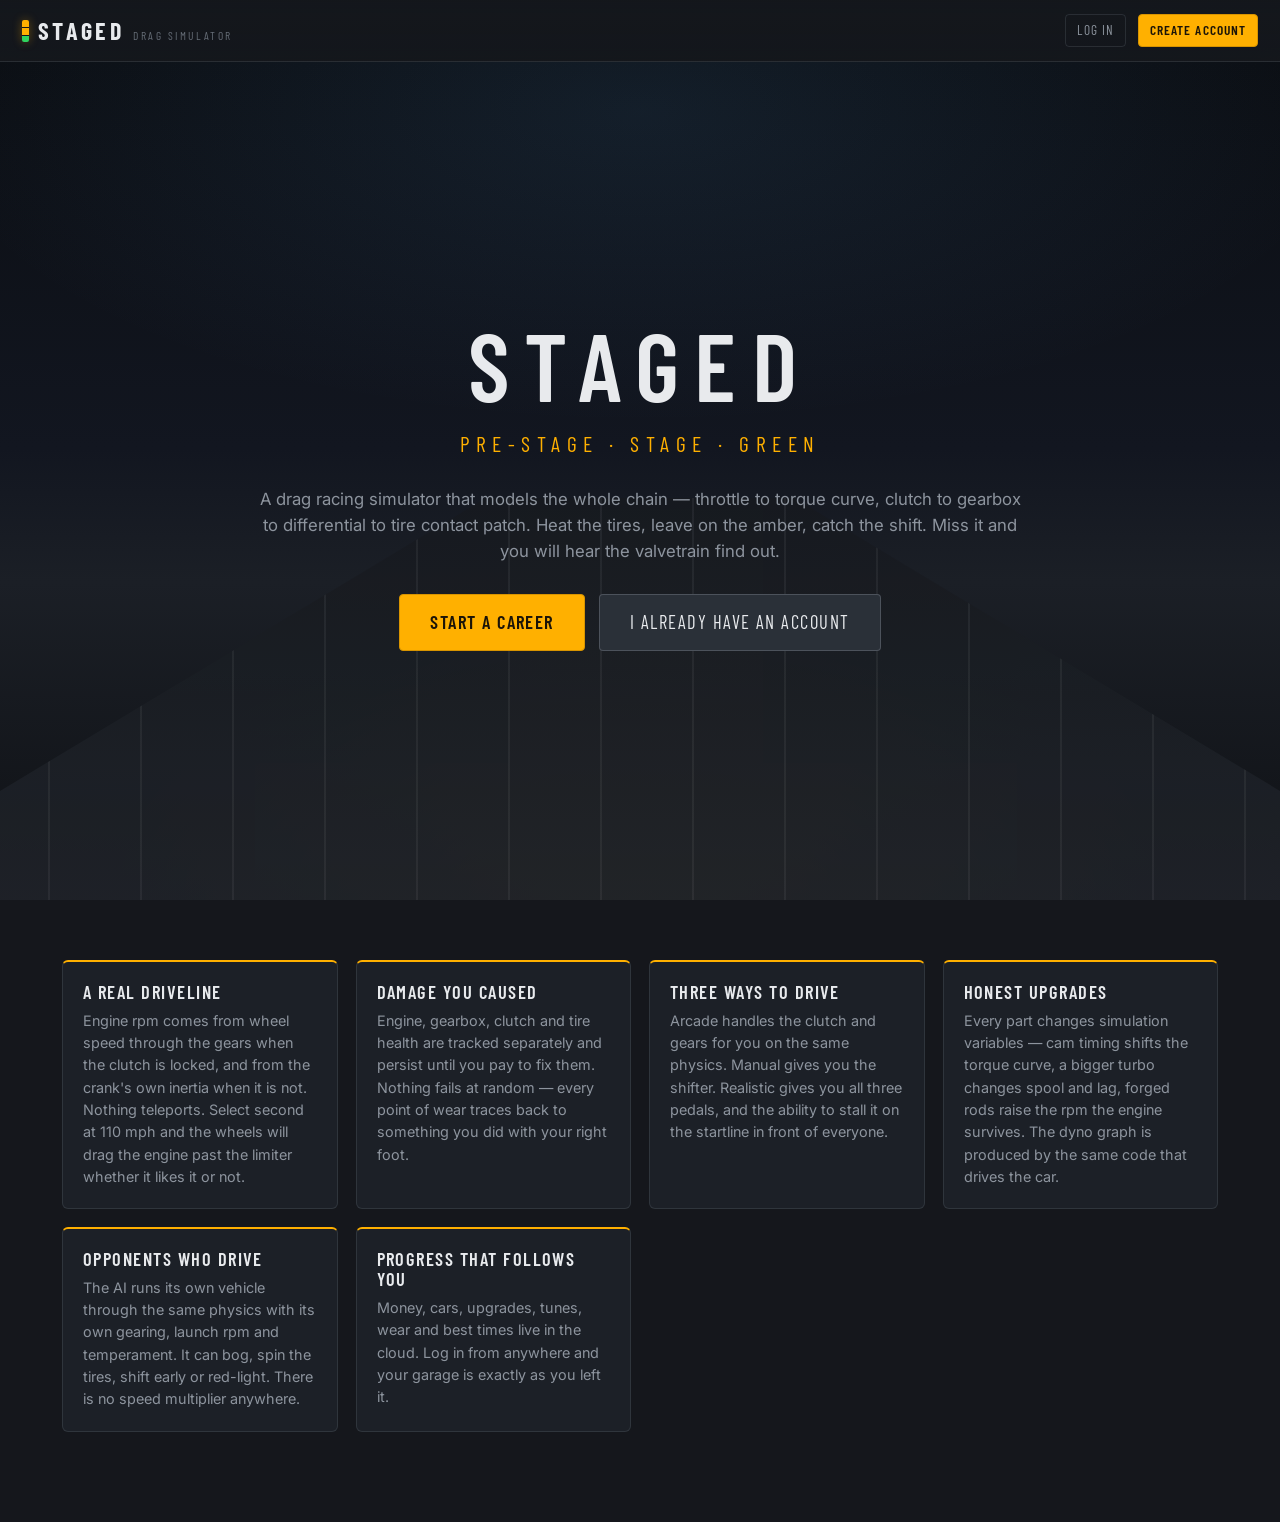
<file: index.html>
<!DOCTYPE html>
<html lang="en">
<head>
<meta charset="utf-8">
<meta name="viewport" content="width=device-width, initial-scale=1">
<title>STAGED — Drag Simulator</title>
<meta name="description" content="A browser drag racing simulator with a real engine, clutch, gearbox and tire model. Build a car, tune it, launch it, break it.">
<link rel="preconnect" href="https://fonts.googleapis.com">
<link rel="preconnect" href="https://fonts.gstatic.com" crossorigin>
<link href="https://fonts.googleapis.com/css2?family=Barlow+Condensed:wght@400;500;600;700&family=Inter:wght@400;500;600&family=JetBrains+Mono:wght@400;500;600&display=swap" rel="stylesheet">
<link rel="stylesheet" href="css/main.css">
</head>
<body>

<header class="site-header">
  <div class="header-inner">
    <a class="brand" href="index.html">
      <span class="brand-mark"></span>
      <span class="brand-name">STAGED</span>
      <span class="brand-sub">Drag Simulator</span>
    </a>
    <nav class="main-nav"></nav>
    <div class="header-right">
      <a class="btn ghost small" href="login.html">Log in</a>
      <a class="btn primary small" href="register.html">Create account</a>
    </div>
  </div>
</header>

<section class="hero">
  <div class="hero-inner">
    <h1>Staged</h1>
    <p class="hero-tagline">Pre-stage · Stage · Green</p>
    <p class="hero-blurb">
      A drag racing simulator that models the whole chain — throttle to torque curve,
      clutch to gearbox to differential to tire contact patch. Heat the tires, leave on
      the amber, catch the shift. Miss it and you will hear the valvetrain find out.
    </p>
    <div class="hero-actions">
      <a class="btn primary large" href="register.html">Start a career</a>
      <a class="btn large" href="login.html">I already have an account</a>
    </div>
  </div>
</section>

<section class="feature-grid">
  <div class="feature">
    <h3>A real driveline</h3>
    <p>
      Engine rpm comes from wheel speed through the gears when the clutch is locked, and
      from the crank's own inertia when it is not. Nothing teleports. Select second at
      110&nbsp;mph and the wheels will drag the engine past the limiter whether it likes it or not.
    </p>
  </div>
  <div class="feature">
    <h3>Damage you caused</h3>
    <p>
      Engine, gearbox, clutch and tire health are tracked separately and persist until you
      pay to fix them. Nothing fails at random — every point of wear traces back to something
      you did with your right foot.
    </p>
  </div>
  <div class="feature">
    <h3>Three ways to drive</h3>
    <p>
      Arcade handles the clutch and gears for you on the same physics. Manual gives you the
      shifter. Realistic gives you all three pedals, and the ability to stall it on the
      startline in front of everyone.
    </p>
  </div>
  <div class="feature">
    <h3>Honest upgrades</h3>
    <p>
      Every part changes simulation variables — cam timing shifts the torque curve, a bigger
      turbo changes spool and lag, forged rods raise the rpm the engine survives. The dyno
      graph is produced by the same code that drives the car.
    </p>
  </div>
  <div class="feature">
    <h3>Opponents who drive</h3>
    <p>
      The AI runs its own vehicle through the same physics with its own gearing, launch rpm
      and temperament. It can bog, spin the tires, shift early or red-light. There is no
      speed multiplier anywhere.
    </p>
  </div>
  <div class="feature">
    <h3>Progress that follows you</h3>
    <p>
      Money, cars, upgrades, tunes, wear and best times live in the cloud. Log in from
      anywhere and your garage is exactly as you left it.
    </p>
  </div>
</section>

<script type="module">
  // If the player is already signed in, skip the sales pitch.
  import { getSession } from './js/net/auth.js';
  import { configError } from './js/net/supabase.js';
  import { pageUrl } from './js/config.js';

  if (configError) {
    const warn = document.createElement('div');
    warn.className = 'config-warning';
    warn.style.cssText = 'position:fixed;left:50%;bottom:16px;transform:translateX(-50%);max-width:640px;z-index:99';
    warn.textContent = configError;
    document.body.appendChild(warn);
  } else {
    getSession().then((s) => {
      if (!s) return;
      const right = document.querySelector('.header-right');
      right.innerHTML = '';
      const a = document.createElement('a');
      a.className = 'btn primary small';
      a.href = pageUrl('garage.html');
      a.textContent = 'Go to garage';
      right.appendChild(a);
    });
  }
</script>

</body>
</html>
</file>
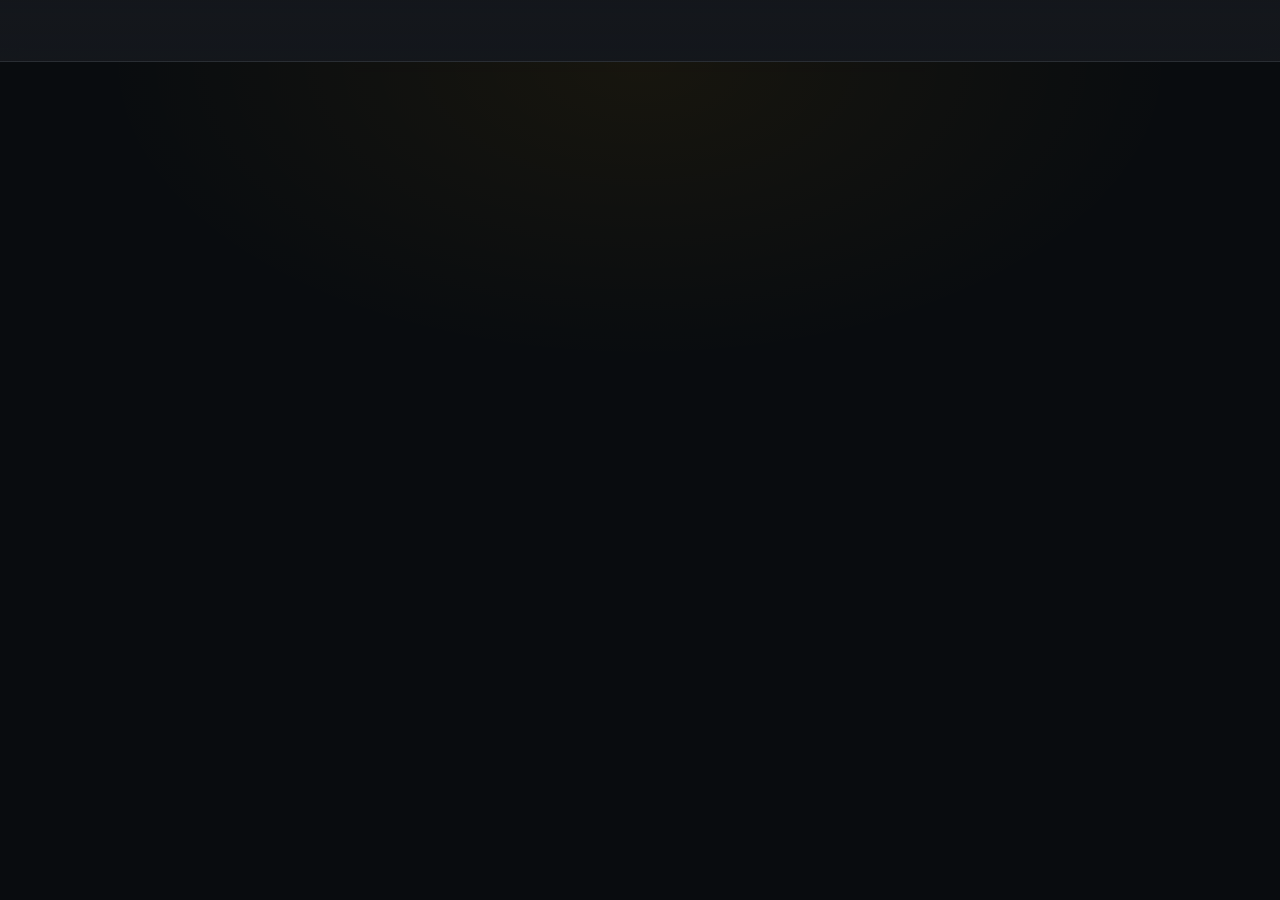
<file: game.html>
<!DOCTYPE html>
<html lang="en">
<head>
<meta charset="utf-8">
<meta name="viewport" content="width=device-width, initial-scale=1">
<title>Race — STAGED</title>
<link rel="preconnect" href="https://fonts.googleapis.com">
<link rel="preconnect" href="https://fonts.gstatic.com" crossorigin>
<link href="https://fonts.googleapis.com/css2?family=Barlow+Condensed:wght@400;500;600;700&family=Inter:wght@400;500;600&family=JetBrains+Mono:wght@400;500;600&display=swap" rel="stylesheet">
<link rel="stylesheet" href="css/main.css">
<link rel="stylesheet" href="css/game.css">
</head>
<body>

<header class="site-header" id="site-header"></header>

<div class="game-shell">
  <!-- The track. Everything below floats on top of it. -->
  <canvas id="track-canvas"></canvas>
  <canvas id="hud-canvas" hidden></canvas>

  <div id="hint-bar" hidden></div>

  <section class="game-panel" id="setup-panel"></section>
  <section class="game-panel" id="result-panel" hidden></section>
  <section class="game-panel" id="pause-panel" hidden></section>
</div>

<script type="module" src="js/game/main.js"></script>

</body>
</html>
</file>
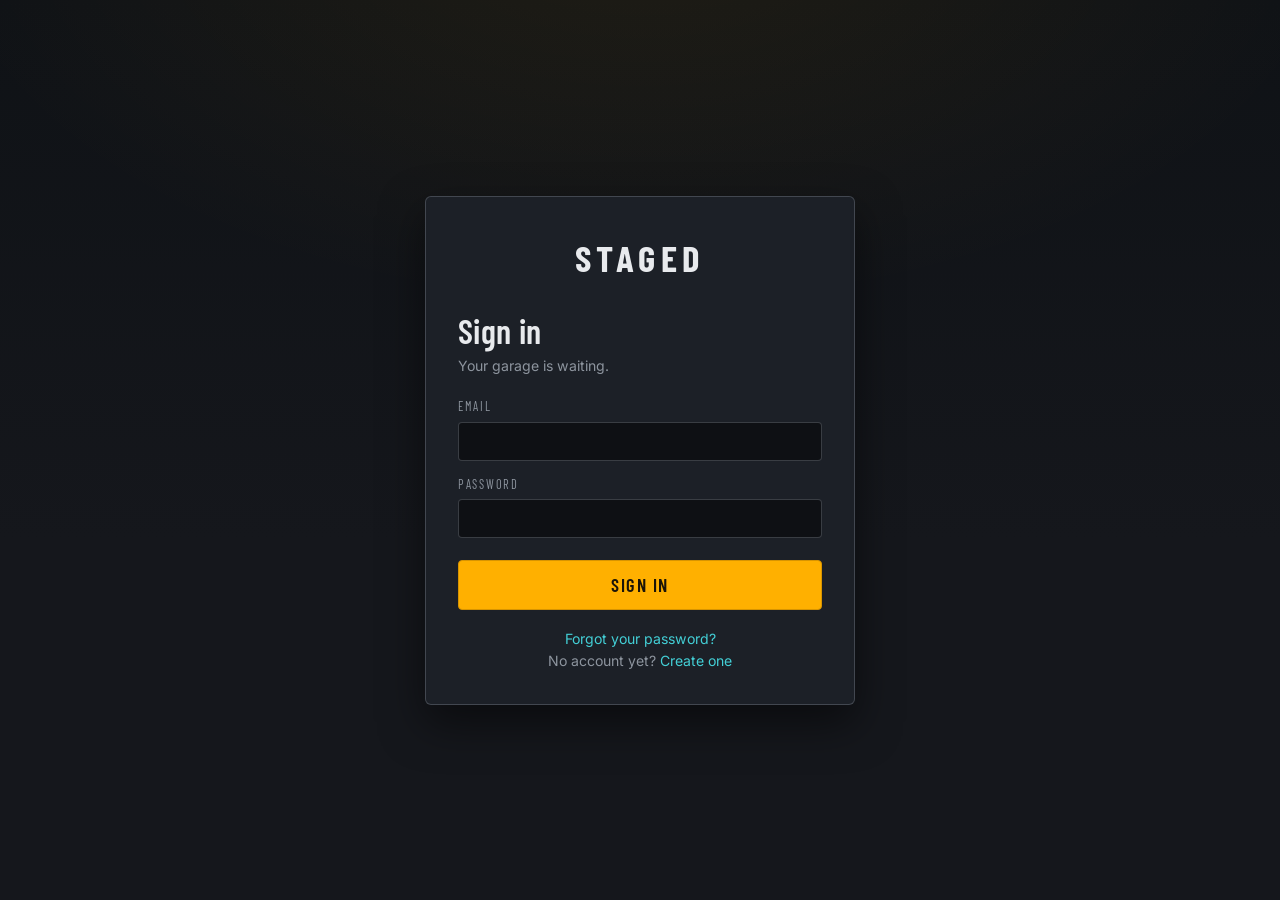
<file: login.html>
<!DOCTYPE html>
<html lang="en">
<head>
<meta charset="utf-8">
<meta name="viewport" content="width=device-width, initial-scale=1">
<title>Sign in — STAGED</title>
<link rel="preconnect" href="https://fonts.googleapis.com">
<link rel="preconnect" href="https://fonts.gstatic.com" crossorigin>
<link href="https://fonts.googleapis.com/css2?family=Barlow+Condensed:wght@400;500;600;700&family=Inter:wght@400;500;600&family=JetBrains+Mono:wght@400;500;600&display=swap" rel="stylesheet">
<link rel="stylesheet" href="css/main.css">
</head>
<body class="auth-page">

<div class="auth-card" id="auth-card">
  <div class="auth-brand">
    <span class="brand-name">STAGED</span>
  </div>

  <div class="config-warning" id="config-warning" hidden></div>

  <h1>Sign in</h1>
  <p class="muted">Your garage is waiting.</p>

  <form class="auth-form" id="login-form" novalidate>
    <label class="field">
      <span>Email</span>
      <input class="input" id="email" type="email" autocomplete="email" required>
    </label>
    <label class="field">
      <span>Password</span>
      <input class="input" id="password" type="password" autocomplete="current-password" required>
    </label>
    <button class="btn primary large" type="submit">Sign in</button>
  </form>

  <div class="auth-foot">
    <a href="#" id="forgot-link">Forgot your password?</a>
    <br>
    No account yet? <a href="register.html">Create one</a>
  </div>
</div>

<script type="module">
  import { initLogin } from './js/ui/authpages.js';
  initLogin();
</script>

</body>
</html>
</file>
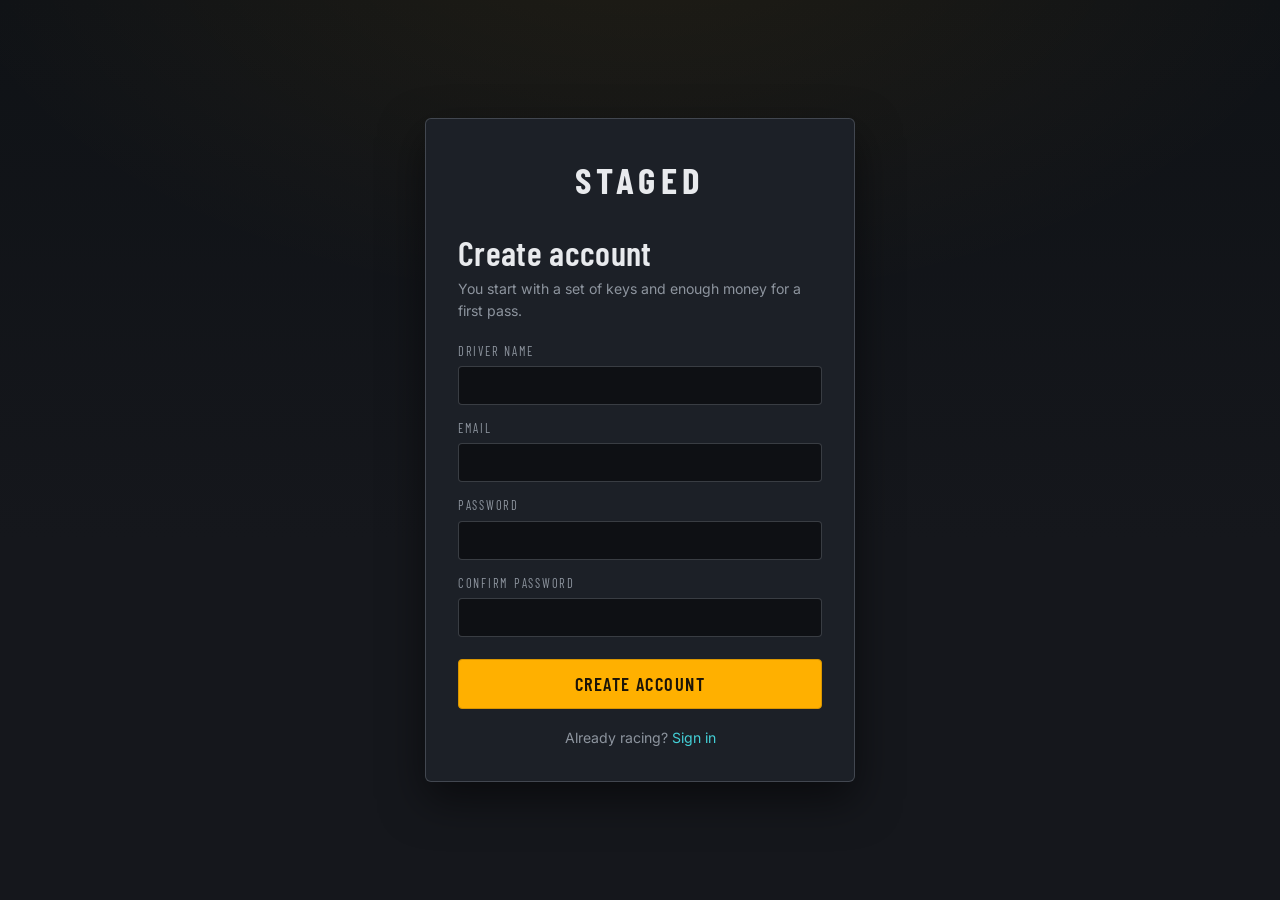
<file: register.html>
<!DOCTYPE html>
<html lang="en">
<head>
<meta charset="utf-8">
<meta name="viewport" content="width=device-width, initial-scale=1">
<title>Create account — STAGED</title>
<link rel="preconnect" href="https://fonts.googleapis.com">
<link rel="preconnect" href="https://fonts.gstatic.com" crossorigin>
<link href="https://fonts.googleapis.com/css2?family=Barlow+Condensed:wght@400;500;600;700&family=Inter:wght@400;500;600&family=JetBrains+Mono:wght@400;500;600&display=swap" rel="stylesheet">
<link rel="stylesheet" href="css/main.css">
</head>
<body class="auth-page">

<div class="auth-card" id="auth-card">
  <div class="auth-brand">
    <span class="brand-name">STAGED</span>
  </div>

  <div class="config-warning" id="config-warning" hidden></div>

  <h1>Create account</h1>
  <p class="muted">You start with a set of keys and enough money for a first pass.</p>

  <form class="auth-form" id="register-form" novalidate>
    <label class="field">
      <span>Driver name</span>
      <input class="input" id="username" type="text" autocomplete="nickname" maxlength="24" required>
    </label>
    <label class="field">
      <span>Email</span>
      <input class="input" id="email" type="email" autocomplete="email" required>
    </label>
    <label class="field">
      <span>Password</span>
      <input class="input" id="password" type="password" autocomplete="new-password" minlength="6" required>
    </label>
    <label class="field">
      <span>Confirm password</span>
      <input class="input" id="password2" type="password" autocomplete="new-password" minlength="6" required>
    </label>
    <button class="btn primary large" type="submit">Create account</button>
  </form>

  <div class="auth-foot">
    Already racing? <a href="login.html">Sign in</a>
  </div>
</div>

<script type="module">
  import { initRegister } from './js/ui/authpages.js';
  initRegister();
</script>

</body>
</html>
</file>
<file: css/main.css>
/* css/main.css — STAGED
   Design language: a night pit lane. Cold asphalt greys, brushed steel panels,
   and the only saturated colour on screen comes from the staging tree —
   amber, green, red. Headings use a condensed grotesque (the typeface of
   contingency decals and timing boards); every number that has to be compared
   down a column is monospaced with tabular figures. */

:root {
  --asphalt: #15171c;
  --asphalt-deep: #0e1014;
  --panel: #1c2027;
  --panel-2: #22262e;
  --steel: #2a3038;
  --steel-light: #3a424c;
  --line: rgba(141, 148, 158, 0.18);
  --line-strong: rgba(141, 148, 158, 0.34);

  --text: #e8eaed;
  --text-dim: #8d949e;
  --text-faint: #666d77;

  --amber: #ffb000;
  --green: #2fd35f;
  --red: #e5342a;
  --cyan: #43cfd6;
  --blue: #5aa7e8;
  --concrete: #8d949e;

  --radius: 4px;
  --radius-lg: 6px;
  --shadow: 0 18px 44px rgba(0, 0, 0, 0.5);
  --shadow-sm: 0 4px 14px rgba(0, 0, 0, 0.35);

  --head: "Barlow Condensed", "Arial Narrow", system-ui, sans-serif;
  --body: "Inter", system-ui, -apple-system, "Segoe UI", Roboto, sans-serif;
  --mono: "JetBrains Mono", ui-monospace, "SF Mono", Menlo, Consolas, monospace;

  --header-h: 62px;
}

/* ------------------------------------------------------------------ reset */

*, *::before, *::after { box-sizing: border-box; }

html, body {
  margin: 0;
  padding: 0;
  min-height: 100%;
}

body {
  background: var(--asphalt);
  color: var(--text);
  font-family: var(--body);
  font-size: 15px;
  line-height: 1.55;
  -webkit-font-smoothing: antialiased;
  text-rendering: optimizeLegibility;
}

h1, h2, h3, h4 {
  font-family: var(--head);
  font-weight: 600;
  letter-spacing: 0.01em;
  margin: 0 0 0.4em;
  line-height: 1.1;
}

h1 { font-size: 2.15rem; }
h2 { font-size: 1.55rem; }
h3 { font-size: 1.15rem; text-transform: uppercase; letter-spacing: 0.08em; color: var(--text-dim); }
h4 { font-size: 1.02rem; }

p { margin: 0 0 0.8em; }
a { color: var(--cyan); text-decoration: none; }
a:hover { text-decoration: underline; }

/* Tabular figures everywhere a number might be compared to another number. */
b, .mono, .stat-v, .sb-value, td, .money-value { font-variant-numeric: tabular-nums; }

.muted { color: var(--text-dim); font-size: 0.88rem; }
.error-text { color: #ff8078; font-size: 0.9rem; }
.plus { color: var(--green); }
.minus { color: var(--red); }
.good { color: var(--green); }
.fair { color: var(--amber); }
.poor { color: #ff8a3d; }
.bad { color: var(--red); }

::selection { background: rgba(255, 176, 0, 0.3); }

/* Scrollbars, dark to match */
* { scrollbar-width: thin; scrollbar-color: var(--steel-light) transparent; }
*::-webkit-scrollbar { width: 10px; height: 10px; }
*::-webkit-scrollbar-track { background: transparent; }
*::-webkit-scrollbar-thumb { background: var(--steel); border-radius: 6px; border: 2px solid var(--asphalt); }
*::-webkit-scrollbar-thumb:hover { background: var(--steel-light); }

/* ----------------------------------------------------------------- header */

.site-header {
  position: sticky;
  top: 0;
  z-index: 60;
  height: var(--header-h);
  background: linear-gradient(180deg, rgba(20, 23, 28, 0.97), rgba(20, 23, 28, 0.9));
  border-bottom: 1px solid var(--line);
  backdrop-filter: blur(10px);
}

.header-inner {
  max-width: 1600px;
  margin: 0 auto;
  height: 100%;
  padding: 0 22px;
  display: flex;
  align-items: center;
  gap: 28px;
}

.brand {
  display: flex;
  align-items: baseline;
  gap: 9px;
  color: var(--text);
  text-decoration: none;
  flex-shrink: 0;
}
.brand:hover { text-decoration: none; }

/* The brand mark is the staging tree seen edge-on: three stacked bulbs. */
.brand-mark {
  width: 7px;
  height: 22px;
  border-radius: 2px;
  align-self: center;
  background:
    linear-gradient(180deg,
      var(--amber) 0 30%, transparent 30% 36%,
      var(--amber) 36% 66%, transparent 66% 72%,
      var(--green) 72% 100%);
  box-shadow: 0 0 10px rgba(255, 176, 0, 0.35);
}

.brand-name {
  font-family: var(--head);
  font-size: 1.5rem;
  font-weight: 700;
  letter-spacing: 0.14em;
  text-transform: uppercase;
}

.brand-sub {
  font-family: var(--head);
  font-size: 0.72rem;
  letter-spacing: 0.22em;
  text-transform: uppercase;
  color: var(--text-faint);
}

.main-nav { display: flex; gap: 4px; flex: 1; }

.nav-link {
  position: relative;
  display: flex;
  align-items: center;
  gap: 8px;
  padding: 8px 14px;
  border-radius: var(--radius);
  color: var(--text-dim);
  font-family: var(--head);
  font-size: 0.98rem;
  letter-spacing: 0.09em;
  text-transform: uppercase;
  transition: color 0.16s, background 0.16s;
}
.nav-link:hover { color: var(--text); background: rgba(255, 255, 255, 0.04); text-decoration: none; }
.nav-link.active { color: var(--text); }

/* Structural motif: the staging bulb marks the active page. */
.nav-pip {
  width: 6px;
  height: 6px;
  border-radius: 50%;
  background: var(--steel-light);
  transition: background 0.2s, box-shadow 0.2s;
}
.nav-link.active .nav-pip {
  background: var(--amber);
  box-shadow: 0 0 9px rgba(255, 176, 0, 0.8);
}

.header-right { display: flex; align-items: center; gap: 12px; }

.money-chip {
  display: flex;
  flex-direction: column;
  align-items: flex-end;
  line-height: 1.1;
  padding: 5px 12px;
  border: 1px solid var(--line);
  border-radius: var(--radius);
  background: rgba(0, 0, 0, 0.25);
}
.money-label { font-family: var(--head); font-size: 0.6rem; letter-spacing: 0.18em; color: var(--text-faint); }
.money-value { font-family: var(--mono); font-size: 0.95rem; font-weight: 600; color: var(--green); }
.money-value.bump { animation: bump 0.5s ease; }
@keyframes bump {
  0% { transform: scale(1); }
  35% { transform: scale(1.14); color: #fff; }
  100% { transform: scale(1); }
}

.user-chip {
  display: flex;
  align-items: center;
  gap: 8px;
  color: var(--text);
  font-size: 0.9rem;
}
.user-chip:hover { text-decoration: none; color: var(--cyan); }

.avatar {
  width: 30px; height: 30px;
  border-radius: 50%;
  display: grid; place-items: center;
  background: var(--steel);
  border: 1px solid var(--line-strong);
  font-family: var(--head);
  font-weight: 700;
  font-size: 0.95rem;
}
.avatar.big { width: 68px; height: 68px; font-size: 2rem; }

/* ----------------------------------------------------------------- layout */

.page {
  max-width: 1600px;
  margin: 0 auto;
  padding: 26px 22px 80px;
}

.panel {
  background: var(--panel);
  border: 1px solid var(--line);
  border-radius: var(--radius-lg);
  padding: 20px;
  margin-bottom: 20px;
}

.section-title {
  font-size: 0.82rem;
  letter-spacing: 0.2em;
  color: var(--text-faint);
  border-bottom: 1px solid var(--line);
  padding-bottom: 7px;
  margin: 26px 0 16px;
}

.fatal {
  max-width: 560px;
  margin: 14vh auto;
  padding: 34px;
  background: var(--panel);
  border: 1px solid var(--line);
  border-left: 3px solid var(--red);
  border-radius: var(--radius-lg);
  text-align: left;
}

/* ------------------------------------------------------------------ tabs */

.tabbar {
  display: flex;
  gap: 2px;
  border-bottom: 1px solid var(--line);
  margin-bottom: 22px;
}

.tab {
  display: flex;
  align-items: center;
  gap: 8px;
  padding: 11px 18px;
  color: var(--text-dim);
  font-family: var(--head);
  font-size: 1.02rem;
  letter-spacing: 0.1em;
  text-transform: uppercase;
  border-bottom: 2px solid transparent;
  margin-bottom: -1px;
}
.tab:hover { color: var(--text); text-decoration: none; }
.tab.active { color: var(--text); border-bottom-color: var(--amber); }

.tab-pip {
  width: 5px; height: 5px; border-radius: 50%;
  background: var(--steel-light);
}
.tab.active .tab-pip { background: var(--amber); box-shadow: 0 0 8px rgba(255, 176, 0, 0.7); }

/* --------------------------------------------------------------- buttons */

.btn {
  appearance: none;
  border: 1px solid var(--line-strong);
  background: var(--steel);
  color: var(--text);
  font-family: var(--head);
  font-size: 0.98rem;
  letter-spacing: 0.08em;
  text-transform: uppercase;
  padding: 9px 18px;
  border-radius: var(--radius);
  cursor: pointer;
  transition: background 0.14s, border-color 0.14s, transform 0.08s, color 0.14s;
  white-space: nowrap;
  text-decoration: none;
  display: inline-flex;
  align-items: center;
  justify-content: center;
  gap: 8px;
}
.btn:hover { background: var(--steel-light); text-decoration: none; }
.btn:active { transform: translateY(1px); }
.btn:disabled { opacity: 0.42; cursor: not-allowed; transform: none; }

.btn.primary {
  background: var(--amber);
  border-color: #d89400;
  color: #1b1408;
  font-weight: 600;
}
.btn.primary:hover { background: #ffc22e; }

.btn.danger { background: #7a1410; border-color: #a2231c; color: #ffd9d6; }
.btn.danger:hover { background: #99201a; }

.btn.ghost { background: transparent; border-color: var(--line); color: var(--text-dim); }
.btn.ghost:hover { background: rgba(255, 255, 255, 0.05); color: var(--text); }

.btn.small { padding: 5px 11px; font-size: 0.84rem; }
.btn.large { padding: 13px 30px; font-size: 1.15rem; }

.btn.toggle { background: transparent; border-color: var(--line); color: var(--text-dim); }
.btn.toggle.active { background: var(--steel-light); color: var(--text); border-color: var(--amber); }

.btn.busy { position: relative; color: var(--text-dim); }

.link-btn {
  background: none;
  border: none;
  color: var(--cyan);
  cursor: pointer;
  font-size: 0.85rem;
  padding: 0;
  text-decoration: underline;
}

/* ------------------------------------------------------------- form bits */

.field { display: flex; flex-direction: column; gap: 5px; margin-bottom: 14px; }
.field > span {
  font-family: var(--head);
  font-size: 0.78rem;
  letter-spacing: 0.14em;
  text-transform: uppercase;
  color: var(--text-dim);
}
.field-row { display: flex; gap: 14px; align-items: flex-end; }
.field-row > * { flex: 1; }
.field-note { font-size: 0.82rem; color: var(--text-faint); margin: -6px 0 14px; }

.input, input[type="text"], input[type="email"], input[type="password"],
input[type="number"], select, textarea {
  background: var(--asphalt-deep);
  border: 1px solid var(--line-strong);
  border-radius: var(--radius);
  color: var(--text);
  padding: 9px 11px;
  font-family: var(--body);
  font-size: 0.95rem;
  width: 100%;
}
.input:focus, input:focus, select:focus, textarea:focus {
  outline: none;
  border-color: var(--amber);
  box-shadow: 0 0 0 2px rgba(255, 176, 0, 0.18);
}
.input.small { padding: 5px 9px; font-size: 0.86rem; width: auto; }
select { cursor: pointer; }

.check { display: flex; align-items: center; gap: 9px; margin-bottom: 12px; cursor: pointer; font-size: 0.92rem; }
.check input[type="checkbox"] { width: 17px; height: 17px; accent-color: var(--amber); cursor: pointer; }

.slider-row { display: grid; grid-template-columns: 170px 1fr; align-items: center; gap: 14px; margin-bottom: 11px; font-size: 0.9rem; }
.slider-row input[type="range"] { width: 100%; accent-color: var(--amber); cursor: pointer; }

.form-error {
  background: rgba(122, 20, 16, 0.4);
  border: 1px solid var(--red);
  border-radius: var(--radius);
  padding: 9px 12px;
  margin-bottom: 14px;
  font-size: 0.9rem;
  color: #ffd9d6;
}

/* ----------------------------------------------------------------- toasts */

.toast-host {
  position: fixed;
  right: 20px;
  bottom: 20px;
  z-index: 300;
  display: flex;
  flex-direction: column;
  gap: 9px;
  pointer-events: none;
}

.toast {
  pointer-events: auto;
  min-width: 250px;
  max-width: 380px;
  padding: 11px 15px;
  background: var(--panel-2);
  border: 1px solid var(--line-strong);
  border-left: 3px solid var(--concrete);
  border-radius: var(--radius);
  box-shadow: var(--shadow);
  font-size: 0.9rem;
  opacity: 0;
  transform: translateX(22px);
  transition: opacity 0.22s, transform 0.22s;
  cursor: pointer;
}
.toast.in { opacity: 1; transform: none; }
.toast-success { border-left-color: var(--green); }
.toast-error { border-left-color: var(--red); }
.toast-info { border-left-color: var(--cyan); }

/* ---------------------------------------------------------------- loading */

.loading-overlay {
  position: fixed;
  inset: 0;
  z-index: 250;
  background: rgba(14, 16, 20, 0.86);
  display: none;
  place-items: center;
  backdrop-filter: blur(3px);
}
.loading-overlay.visible { display: grid; }

.loading-box { display: flex; flex-direction: column; align-items: center; gap: 16px; }

/* The spinner is a wheel: a tyre with a single bright lug so rotation reads. */
.spinner {
  width: 46px; height: 46px;
  border-radius: 50%;
  border: 4px solid var(--steel);
  border-top-color: var(--amber);
  animation: spin 0.85s linear infinite;
}
@keyframes spin { to { transform: rotate(360deg); } }

.loading-text {
  font-family: var(--head);
  letter-spacing: 0.16em;
  text-transform: uppercase;
  color: var(--text-dim);
  font-size: 0.9rem;
}

/* ----------------------------------------------------------------- modals */

.modal-backdrop {
  position: fixed;
  inset: 0;
  z-index: 200;
  background: rgba(8, 10, 13, 0.76);
  display: grid;
  place-items: center;
  padding: 28px;
  opacity: 0;
  transition: opacity 0.18s;
  overflow-y: auto;
}
.modal-backdrop.in { opacity: 1; }

.modal {
  width: min(560px, 100%);
  max-height: 88vh;
  display: flex;
  flex-direction: column;
  background: var(--panel);
  border: 1px solid var(--line-strong);
  border-radius: var(--radius-lg);
  box-shadow: var(--shadow);
  transform: translateY(10px);
  transition: transform 0.18s;
}
.modal-backdrop.in .modal { transform: none; }
.modal-wide { width: min(1120px, 100%); }

.modal-head {
  display: flex;
  align-items: center;
  justify-content: space-between;
  padding: 16px 20px;
  border-bottom: 1px solid var(--line);
}
.modal-head h2 { margin: 0; }

.modal-x {
  background: none; border: none; color: var(--text-dim);
  font-size: 1.6rem; line-height: 1; cursor: pointer; padding: 0 4px;
}
.modal-x:hover { color: var(--text); }

.modal-body { padding: 20px; overflow-y: auto; }
.modal-actions {
  display: flex; justify-content: flex-end; gap: 10px;
  padding: 14px 20px; border-top: 1px solid var(--line);
}

/* ------------------------------------------------------------ detail grids */

/* Multi-column layout for the vehicle details modal (garage) and the admin
   inspect-vehicle modal: engine / driveline / upgrades side by side, each
   column's own <h3> + .ts-row list stacking normally within it. */
.details-grid {
  display: grid;
  grid-template-columns: repeat(auto-fit, minmax(220px, 1fr));
  gap: 22px;
  align-items: start;
}
.details-grid h3:not(:first-child) { margin-top: 16px; }

/* ------------------------------------------------------------ stat blocks */

.stat-grid { display: grid; grid-template-columns: repeat(2, 1fr); gap: 2px 20px; margin: 14px 0; }
.stat { display: flex; justify-content: space-between; padding: 5px 0; border-bottom: 1px solid var(--line); font-size: 0.9rem; }
.stat-l { color: var(--text-dim); }
.stat-v { font-family: var(--mono); font-size: 0.86rem; }

.detail-grid {
  display: grid;
  grid-template-columns: repeat(auto-fill, minmax(168px, 1fr));
  gap: 12px;
  margin: 20px 0;
}

.stat-block {
  background: var(--panel);
  border: 1px solid var(--line);
  border-radius: var(--radius);
  padding: 13px 15px;
  display: flex;
  flex-direction: column;
  gap: 2px;
}
.sb-label { font-family: var(--head); font-size: 0.7rem; letter-spacing: 0.17em; text-transform: uppercase; color: var(--text-faint); }
.sb-value { font-family: var(--head); font-size: 1.75rem; font-weight: 600; line-height: 1.05; }
.sb-sub { font-size: 0.78rem; color: var(--text-dim); }

.stat-cards {
  display: grid;
  grid-template-columns: repeat(auto-fill, minmax(150px, 1fr));
  gap: 12px;
  margin-bottom: 26px;
}
.stat-card {
  background: var(--panel);
  border: 1px solid var(--line);
  border-radius: var(--radius);
  padding: 15px;
  text-align: center;
}
.stat-card b { display: block; font-family: var(--head); font-size: 1.85rem; font-weight: 600; }
.stat-card span { font-size: 0.76rem; letter-spacing: 0.1em; text-transform: uppercase; color: var(--text-faint); }

/* ------------------------------------------------------- condition bars */

.cond-row {
  display: grid;
  grid-template-columns: 110px 1fr 54px 1fr;
  align-items: center;
  gap: 12px;
  padding: 6px 0;
}
.cond { display: flex; align-items: center; gap: 9px; flex: 1; font-size: 0.85rem; }
.condition-row { display: flex; flex-direction: column; gap: 5px; }
.cond-l { color: var(--text-dim); font-size: 0.86rem; }
.cond-v { font-family: var(--mono); font-size: 0.82rem; text-align: right; }
.cond-note { font-size: 0.78rem; }

.cond-bar {
  flex: 1;
  height: 7px;
  min-width: 60px;
  background: rgba(0, 0, 0, 0.42);
  border-radius: 3px;
  overflow: hidden;
  border: 1px solid var(--line);
}
.cond-bar.small { height: 5px; }
.cond-fill { height: 100%; transition: width 0.3s; }
.cond-fill.good { background: var(--green); }
.cond-fill.fair { background: var(--amber); }
.cond-fill.poor { background: #ff7a1a; }
.cond-fill.bad { background: var(--red); }

.condition-panel {
  background: var(--panel);
  border: 1px solid var(--line);
  border-radius: var(--radius-lg);
  padding: 18px 20px;
  margin-bottom: 20px;
}

/* ------------------------------------------------------------ timeslip rows */

.ts-row {
  display: flex;
  justify-content: space-between;
  gap: 16px;
  padding: 4px 0;
  border-bottom: 1px dotted var(--line);
  font-size: 0.86rem;
}
.ts-row span { color: var(--text-dim); }
.ts-row b { font-family: var(--mono); font-size: 0.85rem; }
.ts-row.total { border-bottom: none; border-top: 1px solid var(--line-strong); margin-top: 6px; padding-top: 7px; }

/* ------------------------------------------------------------------ dyno */

.dyno-panel {
  background: var(--panel);
  border: 1px solid var(--line);
  border-radius: var(--radius-lg);
  padding: 18px 20px;
}
.dyno-canvas, .gear-chart { width: 100%; height: 340px; display: block; border-radius: var(--radius); }
.gear-chart { height: 260px; }

.dyno-summary { display: flex; flex-wrap: wrap; gap: 26px; margin-top: 14px; }
.dyno-stat { display: flex; flex-direction: column; }
.dyno-stat b { font-family: var(--head); font-size: 1.5rem; }
.dyno-stat span { font-size: 0.72rem; letter-spacing: 0.12em; color: var(--text-faint); }

/* ---------------------------------------------------------------- garage */

.garage-layout { display: grid; grid-template-columns: 330px 1fr; gap: 24px; align-items: start; }

.garage-list { display: flex; flex-direction: column; gap: 10px; }

.car-tile {
  position: relative;
  text-align: left;
  background: var(--panel);
  border: 1px solid var(--line);
  border-left: 3px solid transparent;
  border-radius: var(--radius);
  padding: 0 0 12px;
  cursor: pointer;
  color: inherit;
  font: inherit;
  transition: border-color 0.16s, background 0.16s;
  overflow: hidden;
}
.car-tile:hover { background: var(--panel-2); }
.car-tile.active { border-left-color: var(--amber); background: var(--panel-2); }

.tile-art { width: 100%; height: auto; display: block; }
.tile-info { padding: 0 14px; }
.tile-info h3 { font-size: 1.1rem; text-transform: none; letter-spacing: 0; color: var(--text); margin-bottom: 2px; }
.tile-sub { font-size: 0.78rem; color: var(--text-faint); text-transform: uppercase; letter-spacing: 0.08em; }
.tile-stats { display: flex; gap: 12px; margin-top: 6px; font-family: var(--mono); font-size: 0.78rem; color: var(--text-dim); }

.tile-flag {
  position: absolute;
  top: 10px; right: 10px;
  font-family: var(--head);
  font-size: 0.66rem;
  letter-spacing: 0.14em;
  padding: 2px 7px;
  border-radius: 2px;
  background: rgba(0, 0, 0, 0.6);
  border: 1px solid currentColor;
}

.detail-head { display: flex; justify-content: space-between; align-items: flex-start; gap: 20px; flex-wrap: wrap; }
.detail-actions { display: flex; gap: 9px; flex-wrap: wrap; }
.detail-art {
  width: 100%;
  height: auto;
  display: block;
  background: linear-gradient(180deg, #191d23, #101317);
  border: 1px solid var(--line);
  border-radius: var(--radius-lg);
  margin: 14px 0;
}

/* ------------------------------------------------------------ dealership */

.shop-head { display: flex; justify-content: space-between; align-items: baseline; gap: 20px; flex-wrap: wrap; }
.shop-current { display: flex; gap: 16px; font-family: var(--mono); font-size: 0.85rem; color: var(--text-dim); }

.dealer-grid { display: grid; grid-template-columns: repeat(auto-fill, minmax(330px, 1fr)); gap: 16px; }

.dealer-card {
  background: var(--panel);
  border: 1px solid var(--line);
  border-radius: var(--radius-lg);
  overflow: hidden;
  display: flex;
  flex-direction: column;
  transition: border-color 0.16s, transform 0.16s;
}
.dealer-card:hover { border-color: var(--line-strong); transform: translateY(-2px); }
.dealer-card.owned { opacity: 0.66; }

.dealer-art { width: 100%; height: auto; display: block; background: linear-gradient(180deg, #1a1e24, #121519); }
.dc-body { padding: 15px 17px; display: flex; flex-direction: column; gap: 8px; flex: 1; }
.dc-body h3 { font-size: 1.25rem; text-transform: none; letter-spacing: 0; color: var(--text); margin: 0; }
.dc-stats { display: grid; grid-template-columns: repeat(3, 1fr); gap: 8px; margin: 4px 0; }
.dc-stats > div { display: flex; flex-direction: column; }
.dc-stats b { font-family: var(--head); font-size: 1.12rem; }
.dc-stats span { font-size: 0.64rem; letter-spacing: 0.12em; color: var(--text-faint); }
.dc-engine, .dc-est { font-size: 0.8rem; }
.dc-foot { margin-top: auto; padding-top: 10px; }
.dc-foot .btn { width: 100%; }

/* -------------------------------------------------------------- upgrades */

.upgrade-grid { display: grid; grid-template-columns: repeat(auto-fill, minmax(280px, 1fr)); gap: 14px; }

.upgrade-card {
  background: var(--panel);
  border: 1px solid var(--line);
  border-radius: var(--radius-lg);
  padding: 15px 16px;
  display: flex;
  flex-direction: column;
  gap: 9px;
}
.upgrade-card.owned { border-left: 3px solid var(--green); }

.uc-head { display: flex; justify-content: space-between; align-items: baseline; }
.uc-head h4 { margin: 0; }
.uc-level { font-family: var(--mono); font-size: 0.75rem; color: var(--text-faint); }
.uc-blurb { font-size: 0.83rem; color: var(--text-dim); margin: 0; }

.uc-ladder { display: flex; gap: 4px; }
.uc-pip { flex: 1; height: 4px; border-radius: 2px; background: var(--steel); }
.uc-pip.on { background: var(--green); }
.uc-pip.next { background: var(--amber); box-shadow: 0 0 7px rgba(255, 176, 0, 0.6); }

.uc-next { border-top: 1px solid var(--line); padding-top: 9px; }
.uc-next-name { font-family: var(--head); font-size: 1.02rem; margin-bottom: 5px; }
.uc-deltas { display: flex; flex-direction: column; gap: 2px; }
.uc-delta { display: flex; justify-content: space-between; font-size: 0.82rem; }
.uc-delta span { color: var(--text-dim); }
.uc-delta b { font-family: var(--mono); font-size: 0.8rem; }
.uc-delta.good b { color: var(--green); }
.uc-delta.bad b { color: var(--red); }
.uc-delta.note span { color: var(--cyan); font-size: 0.8rem; }

.uc-foot { margin-top: auto; display: flex; flex-direction: column; gap: 5px; }
.uc-foot .btn { width: 100%; }
.uc-short { font-size: 0.76rem; color: var(--text-faint); text-align: center; }
.uc-max { font-family: var(--head); letter-spacing: 0.1em; text-transform: uppercase; color: var(--green); font-size: 0.85rem; }
.uc-blocked { font-size: 0.85rem; color: var(--text-faint); border-top: 1px solid var(--line); padding-top: 9px; }

/* ---------------------------------------------------------------- tuning */

.tune-layout { display: grid; grid-template-columns: 1fr 1fr; gap: 26px; align-items: start; }
.tune-row { margin-bottom: 14px; }
.tune-row-head { display: flex; justify-content: space-between; align-items: baseline; margin-bottom: 3px; }
.tune-row-head span { font-family: var(--head); font-size: 0.86rem; letter-spacing: 0.1em; text-transform: uppercase; color: var(--text-dim); }
.slider-value { font-family: var(--mono); font-size: 0.88rem; color: var(--amber); }
.tune-row input[type="range"] { width: 100%; accent-color: var(--amber); }
.tune-row .field-note { margin: 3px 0 0; }
.tune-actions { display: flex; gap: 10px; margin-top: 18px; }
.tune-readout { margin-top: 14px; }

/* ----------------------------------------------------------- repair shop */

.repair-row {
  display: grid;
  grid-template-columns: 22px 120px 1fr 52px 88px;
  align-items: center;
  gap: 11px;
  padding: 9px 0;
  border-bottom: 1px solid var(--line);
  cursor: pointer;
}
.repair-row.disabled { opacity: 0.45; cursor: default; }
.rr-name { font-size: 0.92rem; }
.rr-health, .rr-cost { font-family: var(--mono); font-size: 0.82rem; text-align: right; }
.repair-total { display: flex; justify-content: space-between; padding-top: 13px; font-family: var(--head); font-size: 1.1rem; }

/* ---------------------------------------------------------- leaderboards */

.lb-head { display: flex; justify-content: space-between; align-items: center; gap: 18px; flex-wrap: wrap; }
.lb-filters { display: flex; gap: 10px; }
.lb-tabs { display: flex; gap: 2px; margin: 14px 0 18px; border-bottom: 1px solid var(--line); }

.lb-tab {
  background: none; border: none; border-bottom: 2px solid transparent;
  color: var(--text-dim); cursor: pointer;
  font-family: var(--head); font-size: 0.95rem; letter-spacing: 0.09em;
  text-transform: uppercase; padding: 9px 15px; margin-bottom: -1px;
}
.lb-tab:hover { color: var(--text); }
.lb-tab.active { color: var(--text); border-bottom-color: var(--amber); }

.lb-table { display: flex; flex-direction: column; }
.lb-row {
  display: grid;
  grid-template-columns: 46px 1.4fr 1.4fr 0.9fr 0.8fr 0.9fr;
  gap: 12px;
  padding: 9px 12px;
  border-bottom: 1px solid var(--line);
  align-items: center;
  font-size: 0.89rem;
}
.lb-row.lb-header {
  font-family: var(--head); font-size: 0.72rem; letter-spacing: 0.14em;
  text-transform: uppercase; color: var(--text-faint); border-bottom-color: var(--line-strong);
}
.lb-row.mine { background: rgba(255, 176, 0, 0.07); border-left: 2px solid var(--amber); }
.lb-row b { font-family: var(--mono); }
.lb-rank { font-family: var(--head); font-size: 1.05rem; color: var(--text-dim); }
.lb-row:nth-child(2) .lb-rank { color: var(--amber); }

/* -------------------------------------------------------------- history */

.history-table { display: flex; flex-direction: column; overflow-x: auto; }
.h-row {
  display: grid;
  grid-template-columns: 1fr 1.3fr 0.8fr 0.7fr 0.7fr 0.7fr 0.7fr 0.7fr 0.9fr;
  gap: 10px;
  padding: 8px 6px;
  border-bottom: 1px solid var(--line);
  font-size: 0.85rem;
  align-items: center;
  min-width: 860px;
}
.h-head { font-family: var(--head); font-size: 0.7rem; letter-spacing: 0.13em; text-transform: uppercase; color: var(--text-faint); }
.h-row span:nth-child(n+5) { font-family: var(--mono); font-size: 0.8rem; }

.res { font-family: var(--head); font-size: 0.76rem; letter-spacing: 0.1em; }
.res.win { color: var(--green); }
.res.loss { color: var(--red); }
.res.none { color: var(--text-faint); }

/* -------------------------------------------------------------- profile */

.profile-head {
  display: flex;
  align-items: center;
  gap: 20px;
  padding: 22px 0 26px;
  border-bottom: 1px solid var(--line);
  margin-bottom: 26px;
  flex-wrap: wrap;
}
.profile-head h1 { margin: 0; }
.profile-actions { margin-left: auto; display: flex; gap: 10px; }
.balance { font-family: var(--mono); font-size: 1.3rem; color: var(--green); margin: 4px 0 0; }

/* ------------------------------------------------------------- settings */

.settings-grid { display: grid; grid-template-columns: repeat(auto-fit, minmax(330px, 1fr)); gap: 22px; align-items: start; }
.settings-section {
  background: var(--panel);
  border: 1px solid var(--line);
  border-radius: var(--radius-lg);
  padding: 18px 20px;
}

.bind-row {
  display: grid;
  grid-template-columns: 1fr 88px 88px;
  align-items: center;
  gap: 9px;
  padding: 4px 0;
  font-size: 0.88rem;
}

.key-btn {
  background: var(--asphalt-deep);
  border: 1px solid var(--line-strong);
  border-bottom-width: 3px;
  border-radius: var(--radius);
  color: var(--text);
  font-family: var(--mono);
  font-size: 0.8rem;
  padding: 5px 0;
  cursor: pointer;
  text-align: center;
}
.key-btn:hover { border-color: var(--amber); }
.key-btn.capturing { border-color: var(--amber); color: var(--amber); font-size: 0.7rem; }

/* ------------------------------------------------------------- empties */

.empty {
  padding: 34px;
  text-align: center;
  color: var(--text-faint);
  border: 1px dashed var(--line-strong);
  border-radius: var(--radius-lg);
}
.empty.big { padding: 64px 34px; }
.empty.big h2 { color: var(--text); }

/* ---------------------------------------------------------- auth pages */

.auth-page {
  min-height: 100vh;
  display: grid;
  place-items: center;
  padding: 34px 20px;
  background:
    radial-gradient(1100px 620px at 50% -10%, rgba(255, 176, 0, 0.07), transparent 65%),
    linear-gradient(180deg, #0f1216, #15171c 60%);
}

.auth-card {
  width: min(430px, 100%);
  background: var(--panel);
  border: 1px solid var(--line-strong);
  border-radius: var(--radius-lg);
  padding: 32px;
  box-shadow: var(--shadow);
}
.auth-card h1 { margin-bottom: 6px; }
.auth-form { margin-top: 20px; }
.auth-form .btn { width: 100%; margin-top: 8px; }
.auth-foot { margin-top: 18px; text-align: center; font-size: 0.88rem; color: var(--text-dim); }
.auth-brand { text-align: center; margin-bottom: 26px; }
.auth-brand .brand-name { font-size: 2.3rem; }

.config-warning {
  background: rgba(122, 90, 10, 0.32);
  border: 1px solid var(--amber);
  border-radius: var(--radius);
  padding: 12px 14px;
  font-size: 0.86rem;
  margin-bottom: 18px;
  color: #ffe6b0;
}

/* -------------------------------------------------------------- landing */

.hero {
  position: relative;
  min-height: calc(100vh - var(--header-h));
  display: grid;
  place-items: center;
  text-align: center;
  padding: 60px 22px;
  overflow: hidden;
}

/* Landing backdrop: a strip receding into night, drawn entirely in CSS so the
   page needs no image assets to look finished. */
.hero::before {
  content: "";
  position: absolute;
  inset: 0;
  background:
    radial-gradient(1200px 520px at 50% 6%, rgba(90, 167, 232, 0.10), transparent 60%),
    radial-gradient(760px 420px at 50% 100%, rgba(255, 176, 0, 0.10), transparent 70%),
    linear-gradient(180deg, #0b0e13 0%, #121620 46%, #1b1f26 62%, #0f1115 100%);
}
.hero::after {
  content: "";
  position: absolute;
  left: 50%;
  bottom: -10%;
  width: 150%;
  height: 58%;
  transform: translateX(-50%);
  background:
    repeating-linear-gradient(90deg, rgba(232, 234, 236, 0.07) 0 2px, transparent 2px 92px),
    linear-gradient(180deg, #171a1f, #23272e);
  clip-path: polygon(42% 0, 58% 0, 100% 100%, 0 100%);
  opacity: 0.85;
}

.hero-inner { position: relative; z-index: 2; max-width: 780px; }
.hero h1 {
  font-size: clamp(3rem, 9vw, 6rem);
  letter-spacing: 0.16em;
  text-transform: uppercase;
  margin-bottom: 0.1em;
}
.hero-tagline {
  font-family: var(--head);
  font-size: clamp(1rem, 2.4vw, 1.35rem);
  letter-spacing: 0.3em;
  text-transform: uppercase;
  color: var(--amber);
  margin-bottom: 26px;
}
.hero-blurb { font-size: 1.05rem; color: var(--text-dim); margin-bottom: 30px; }
.hero-actions { display: flex; gap: 14px; justify-content: center; flex-wrap: wrap; }

.feature-grid {
  display: grid;
  grid-template-columns: repeat(auto-fit, minmax(240px, 1fr));
  gap: 18px;
  max-width: 1200px;
  margin: 0 auto;
  padding: 60px 22px 90px;
}
.feature {
  background: var(--panel);
  border: 1px solid var(--line);
  border-top: 2px solid var(--amber);
  border-radius: var(--radius-lg);
  padding: 20px;
}
.feature h3 { color: var(--text); }
.feature p { font-size: 0.9rem; color: var(--text-dim); margin: 0; }

/* ------------------------------------------------------------ responsive */

@media (max-width: 1150px) {
  .garage-layout { grid-template-columns: 1fr; }
  .tune-layout { grid-template-columns: 1fr; }
  .brand-sub { display: none; }
}

@media (max-width: 860px) {
  .header-inner { gap: 14px; padding: 0 14px; }
  .main-nav { overflow-x: auto; }
  .nav-link { padding: 8px 10px; font-size: 0.88rem; }
  .user-chip span:last-child { display: none; }
  .page { padding: 18px 14px 60px; }
  .stat-grid { grid-template-columns: 1fr; }
  .slider-row { grid-template-columns: 1fr; gap: 4px; }
  .cond-row { grid-template-columns: 88px 1fr 48px; }
  .cond-note { display: none; }
}

@media (prefers-reduced-motion: reduce) {
  *, *::before, *::after {
    animation-duration: 0.001ms !important;
    transition-duration: 0.001ms !important;
  }
}
</file>
<file: css/game.css>
/* css/game.css — the race page.
   The track canvas fills the viewport below the header; every panel floats on
   top of it so the car is never hidden by chrome you are not reading. */

html, body { height: 100%; overflow: hidden; }

.game-shell {
  position: relative;
  width: 100%;
  height: calc(100vh - var(--header-h));
  overflow: hidden;
  background: #0d0f13;
}

#track-canvas,
#hud-canvas {
  position: absolute;
  inset: 0;
  width: 100%;
  height: 100%;
  display: block;
}

#hud-canvas { pointer-events: none; z-index: 5; }

/* ------------------------------------------------------------- hint bar */

#hint-bar {
  position: absolute;
  left: 50%;
  bottom: 16px;
  transform: translateX(-50%);
  z-index: 8;
  padding: 8px 18px;
  background: rgba(14, 16, 20, 0.86);
  border: 1px solid var(--line-strong);
  border-radius: 999px;
  font-family: var(--head);
  font-size: 0.92rem;
  letter-spacing: 0.06em;
  color: var(--text-dim);
  white-space: nowrap;
  pointer-events: none;
}

/* --------------------------------------------------------------- panels */

.game-panel {
  position: absolute;
  inset: 0;
  z-index: 20;
  overflow-y: auto;
  background:
    radial-gradient(900px 500px at 50% 0%, rgba(255, 176, 0, 0.06), transparent 60%),
    rgba(10, 12, 16, 0.93);
  backdrop-filter: blur(6px);
}

.screen-title {
  font-size: 2rem;
  letter-spacing: 0.1em;
  text-transform: uppercase;
  margin-bottom: 14px;
}

/* ---------------------------------------------------------- race setup */

.setup-inner {
  max-width: 1280px;
  margin: 0 auto;
  padding: 34px 26px 60px;
  display: grid;
  grid-template-columns: 1.15fr 1fr;
  gap: 40px;
  align-items: start;
}

.setup-col { min-width: 0; }

.car-preview {
  width: 100%;
  height: auto;
  display: block;
  background: linear-gradient(180deg, #1a1e25, #101318);
  border: 1px solid var(--line);
  border-radius: var(--radius-lg);
}

.setup-actions { display: flex; gap: 12px; margin: 22px 0 26px; }
.setup-actions .btn { flex: 1; }

.controls-hint {
  border: 1px solid var(--line);
  border-left: 3px solid var(--steel-light);
  border-radius: var(--radius);
  padding: 14px 16px;
  background: rgba(0, 0, 0, 0.22);
}
.controls-hint h3 { margin-bottom: 8px; }
.controls-hint ul { margin: 0; padding-left: 16px; }
.controls-hint li { font-size: 0.86rem; color: var(--text-dim); margin-bottom: 3px; }

/* ------------------------------------------------------------- results */

.result-inner {
  max-width: 1100px;
  margin: 0 auto;
  padding: 40px 26px 60px;
  display: grid;
  grid-template-columns: 1.3fr 1fr;
  grid-template-areas:
    "head head"
    "slip side"
    "actions actions";
  gap: 24px;
  align-items: start;
}

.result-head { grid-area: head; text-align: center; }
.result-head h1 {
  font-size: 3.4rem;
  letter-spacing: 0.14em;
  text-transform: uppercase;
  margin-bottom: 0;
}
.result-head.win h1 { color: var(--green); text-shadow: 0 0 34px rgba(47, 211, 95, 0.35); }
.result-head.loss h1 { color: var(--red); text-shadow: 0 0 34px rgba(229, 52, 42, 0.3); }
.result-head p { color: var(--text-dim); font-family: var(--head); letter-spacing: 0.14em; text-transform: uppercase; }

/* The timeslip is deliberately a piece of paper: off-white, monospaced,
   printed in two columns exactly like the one the tower hands you. */
.timeslip {
  grid-area: slip;
  background: #e9e6df;
  color: #15171c;
  border-radius: 3px;
  padding: 18px 20px 22px;
  box-shadow: var(--shadow);
  font-family: var(--mono);
}
.timeslip-head {
  display: flex;
  justify-content: space-between;
  border-bottom: 2px solid #15171c;
  padding-bottom: 7px;
  margin-bottom: 14px;
  font-size: 0.74rem;
  letter-spacing: 0.18em;
}
.timeslip-cols { display: grid; grid-template-columns: 1fr 1fr; gap: 26px; }
.timeslip-col h3 {
  font-family: var(--head);
  font-size: 1rem;
  color: #15171c;
  letter-spacing: 0.06em;
  text-transform: none;
  border-bottom: 1px solid #15171c;
  padding-bottom: 4px;
  margin-bottom: 8px;
}
.timeslip .ts-row { border-bottom: 1px dotted rgba(21, 23, 28, 0.32); }
.timeslip .ts-row span { color: #5a5f66; font-size: 0.76rem; letter-spacing: 0.06em; }
.timeslip .ts-row b { color: #15171c; }
.timeslip .dial {
  display: inline-block;
  font-size: 0.72rem;
  letter-spacing: 0.1em;
  border: 1px solid #15171c;
  padding: 1px 6px;
  margin-bottom: 7px;
}

.result-side { grid-area: side; display: flex; flex-direction: column; gap: 16px; }

.payout {
  background: var(--panel);
  border: 1px solid var(--line);
  border-radius: var(--radius-lg);
  padding: 18px 20px;
  text-align: center;
}
.payout-amount { font-family: var(--head); font-size: 2.6rem; font-weight: 700; line-height: 1.1; }
.payout-amount.plus { color: var(--green); }
.payout-amount.minus { color: var(--red); }
.pb {
  margin-top: 8px;
  display: inline-block;
  font-family: var(--head);
  font-size: 0.74rem;
  letter-spacing: 0.2em;
  color: #1b1408;
  background: var(--amber);
  padding: 2px 10px;
  border-radius: 2px;
}

.damage-box {
  background: var(--panel);
  border: 1px solid var(--line);
  border-left: 3px solid var(--red);
  border-radius: var(--radius-lg);
  padding: 15px 18px;
}
.damage-box h3 { margin-bottom: 8px; }

.result-actions { grid-area: actions; display: flex; gap: 12px; justify-content: center; flex-wrap: wrap; }

/* --------------------------------------------------------------- pause */

/* Only apply the centering grid while the panel is actually shown — an
   unconditional display:grid here would override the [hidden] attribute's
   default display:none and leave an empty, still-painted 93%-opacity panel
   permanently stacked on top of the game, darkening everything beneath it
   even when nothing is paused. */
#pause-panel:not([hidden]) { display: grid; place-items: center; }

.pause-box {
  width: min(520px, 92vw);
  background: var(--panel);
  border: 1px solid var(--line-strong);
  border-radius: var(--radius-lg);
  padding: 26px 28px;
  box-shadow: var(--shadow);
}
.pause-box h2 {
  font-size: 2rem;
  letter-spacing: 0.18em;
  text-transform: uppercase;
  text-align: center;
  margin-bottom: 20px;
}
.pause-settings { border-top: 1px solid var(--line); border-bottom: 1px solid var(--line); padding: 16px 0; margin-bottom: 20px; }
.pause-actions { display: flex; flex-direction: column; gap: 9px; }
.pause-actions .btn { width: 100%; }

/* --------------------------------------------------------- responsive */

@media (max-width: 1000px) {
  .setup-inner { grid-template-columns: 1fr; gap: 26px; }
  .result-inner {
    grid-template-columns: 1fr;
    grid-template-areas: "head" "slip" "side" "actions";
  }
}

@media (max-width: 700px) {
  .timeslip-cols { grid-template-columns: 1fr; gap: 16px; }
  .result-head h1 { font-size: 2.3rem; }
  #hint-bar { white-space: normal; max-width: 90vw; text-align: center; }
}
</file>
